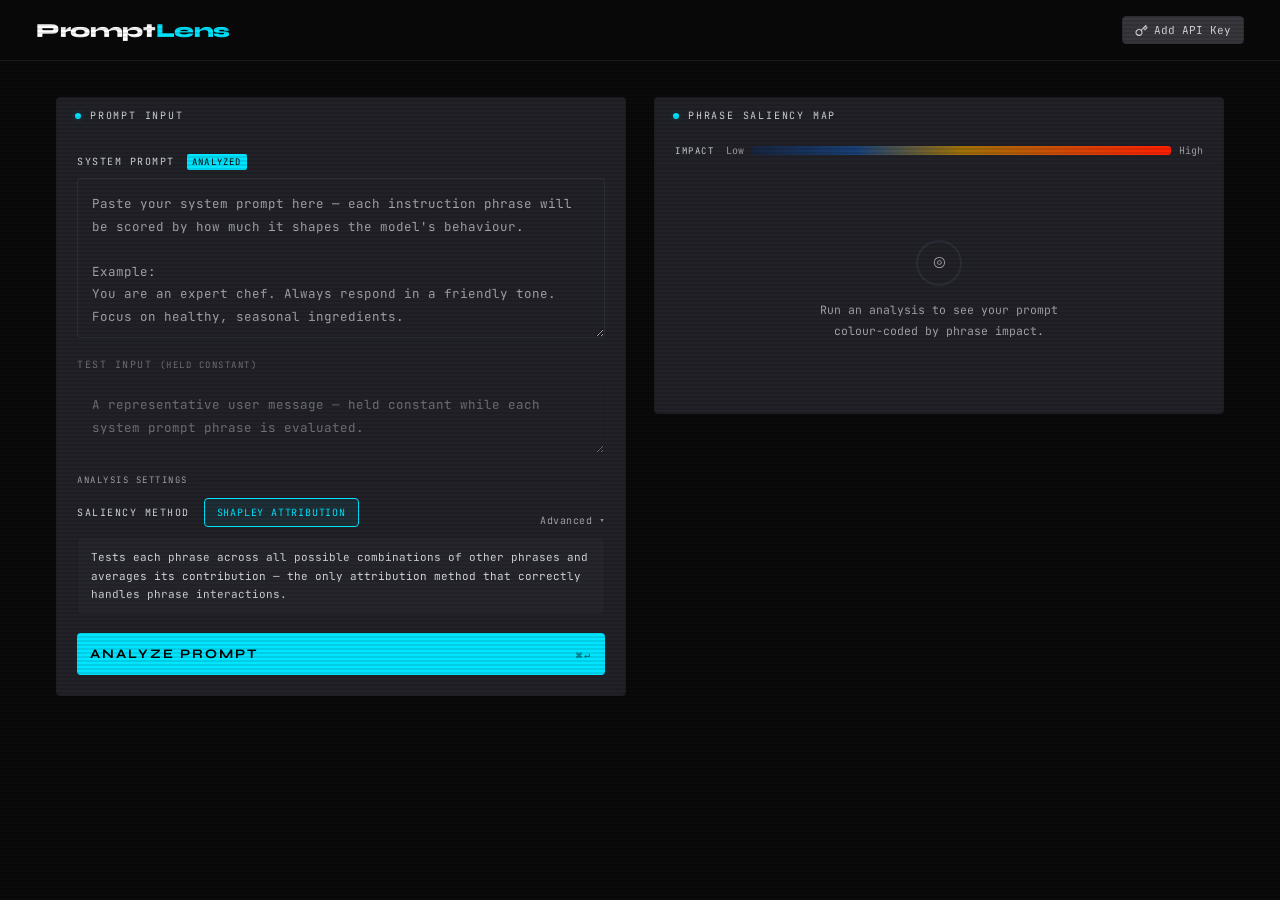
<file: index.html>
<!DOCTYPE html>
<html lang="en">
<head>
  <meta charset="UTF-8" />
  <meta name="viewport" content="width=device-width, initial-scale=1.0" />
  <title>PromptLens — Prompt Saliency Debugger</title>
  <link rel="stylesheet" href="style.css?v=2" />
</head>
<body>

  <header>
    <div class="logo">Prompt<span>Lens</span></div>
    <div class="header-right">
      <button class="key-btn" id="keyBtn" onclick="openKeyModal()">
        <svg width="13" height="13" viewBox="0 0 24 24" fill="none" stroke="currentColor" stroke-width="2"><path d="M21 2l-2 2m-7.61 7.61a5.5 5.5 0 1 1-7.778 7.778 5.5 5.5 0 0 1 7.777-7.777zm0 0L15.5 7.5m0 0l3 3L22 7l-3-3m-3.5 3.5L19 4"/></svg>
        <span id="keyBtnLabel">Add API Key</span>
      </button>
    </div>
  </header>

  <!-- API Key Modal -->
  <div class="modal-backdrop" id="modalBackdrop" onclick="closeKeyModal()"></div>
  <div class="modal" id="keyModal">
    <div class="modal-header">
      <span>API Provider & Key</span>
      <button class="modal-close" onclick="closeKeyModal()">✕</button>
    </div>
    <div class="modal-body">

      <!-- Provider tabs -->
      <div class="provider-tabs">
        <button class="provider-tab active" data-provider="groq" onclick="selectProviderTab(this)">
          <span class="provider-tab-label">Groq</span>
          <span class="provider-tab-sub">Llama 3.3 70B</span>
        </button>
        <button class="provider-tab" data-provider="together" onclick="selectProviderTab(this)">
          <span class="provider-tab-label">Together AI</span>
          <span class="provider-tab-sub">Llama 3.3 70B Turbo</span>
        </button>
      </div>

      <!-- Instructions (populated by JS) -->
      <div class="modal-steps">
        <span>1.</span> Go to <a id="providerSignupUrl" href="#" target="_blank" rel="noopener"><span id="providerSignupLabel"></span></a><br/>
        <span>2.</span> Sign up free — <span id="providerFreeNote"></span><br/>
        <span>3.</span> Create an API key and paste it below<br/>
        <span>4.</span> Model used: <code id="providerModel"></code>
      </div>

      <input
        type="password"
        id="keyInput"
        autocomplete="off"
        spellcheck="false"
      />
      <div id="keyError" class="key-error"></div>
      <div class="modal-actions">
        <button class="btn-secondary" onclick="clearKey()">Clear</button>
        <button class="btn-primary" onclick="saveKey()">Save Key</button>
      </div>

    </div>
  </div>

  <main>
    <!-- Left: Input -->
    <section class="panel input-panel">
      <div class="panel-header">
        <div class="dot dot-accent"></div>
        Prompt Input
      </div>
      <div class="panel-body">

        <!-- System prompt — always analyzed -->
        <label class="field-label" for="systemprompt">System Prompt <span class="target-badge">Analyzed</span></label>
        <textarea
          id="systemprompt"
          class="textarea--primary"
          placeholder="Paste your system prompt here — each instruction phrase will be scored by how much it shapes the model's behaviour.

Example:
You are an expert chef. Always respond in a friendly tone. Focus on healthy, seasonal ingredients."
        ></textarea>

        <!-- User message — test input, held constant -->
        <label class="field-label field-label--secondary" for="prompt" style="margin-top:16px;">Test Input <span class="optional">(held constant)</span></label>
        <textarea id="prompt" class="textarea--secondary" placeholder="A representative user message — held constant while each system prompt phrase is evaluated."></textarea>

        <div class="settings-divider">Analysis Settings</div>

        <div class="method-row">
          <label class="field-label" style="margin:0; white-space:nowrap;">Saliency Method</label>
          <div class="method-group" style="justify-content:space-between; align-items:center;">
            <span class="method-badge">Shapley Attribution</span>
            <button class="advanced-toggle" onclick="toggleAdvanced()">Advanced ▾</button>
          </div>
        </div>

        <div id="methodDesc" class="method-desc">
          Tests each phrase across all possible combinations of other phrases and averages its contribution — the only attribution method that correctly handles phrase interactions.
        </div>

        <div class="advanced-row" id="advancedRow" style="display:none;">
          <label class="field-label" style="margin:0; white-space:nowrap; display:flex; align-items:center;">Samples</label>
          <div class="method-group">
            <button class="method-btn" data-m="10" onclick="selectShapleyM(this)">Fast (10)</button>
            <button class="method-btn active" data-m="20" onclick="selectShapleyM(this)">Balanced (20)</button>
            <button class="method-btn" data-m="50" onclick="selectShapleyM(this)">Precise (50)</button>
          </div>
        </div>

        <div class="method-row" id="similarityRow" style="display:none;">
          <label class="field-label" style="margin:0; white-space:nowrap;">Similarity</label>
          <div class="method-group">
            <button class="method-btn sim-btn" data-sim="trigram" onclick="selectSimilarity(this)" data-tooltip="Trigram overlap — fast, no extra API calls">Standard</button>
            <button class="method-btn sim-btn active" data-sim="semantic" onclick="selectSimilarity(this)" data-tooltip="Embedding cosine — meaning-level divergence (requires Together AI key)">Semantic</button>
          </div>
        </div>

        <div id="errorBanner" class="error-banner"></div>

        <button class="run-btn" id="runBtn" onclick="runAnalysis()">
          <span class="spinner" id="spinner"></span>
          <span id="btnLabel">Analyze Prompt</span>
          <span class="kbd-hint">⌘↵</span>
        </button>
      </div>
    </section>

    <!-- Right: Output -->
    <section class="output-col">

      <div class="panel saliency-panel">
        <div class="panel-header">
          <div class="dot dot-accent"></div>
          Phrase Saliency Map
          <span class="panel-hint" id="phraseCount"></span>
        </div>
        <div class="legend-row">
          <span class="legend-label">Impact</span>
          <span class="legend-low">Low</span>
          <div class="legend-bar"></div>
          <span class="legend-high">High</span>
        </div>
        <div class="progress-wrap" id="progressWrap">
          <div class="progress-bar" id="progressBar"></div>
        </div>
        <div class="phase-log" id="phaseLog"></div>
        <div id="saliencyText" class="saliency-text">
          <div class="empty-state">
            <div class="empty-icon">◎</div>
            <p>Run an analysis to see your prompt colour-coded by phrase impact.</p>
          </div>
        </div>
      </div>

      <div class="stats-row" id="statsRow" style="display:none;">
        <div class="stat-card">
          <div class="stat-label">Phrases Analyzed</div>
          <div class="stat-value" id="statPhrases">—</div>
        </div>
        <div class="stat-card">
          <div class="stat-label">Most Impactful</div>
          <div class="stat-value stat-value--sm" id="statTop">—</div>
        </div>
        <div class="stat-card">
          <div class="stat-label">Est. Redundancy</div>
          <div class="stat-value" id="statRedundancy">—</div>
        </div>
      </div>

      <div class="panel model-output-panel" id="modelOutputCard" style="display:none;">
        <div class="panel-header">
          <div class="dot dot-green"></div>
          Baseline Model Output
        </div>
        <div id="modelResponse" class="model-response"></div>
      </div>

    </section>
  </main>

  <script src="app.js?v=12"></script>
</body>
</html>
</file>
<file: style.css>
@import url('https://fonts.googleapis.com/css2?family=JetBrains+Mono:wght@300;400;500;700&family=Syne:wght@400;700;800&display=swap');

/* ─── Tokens ──────────────────────────────────────────── */
:root {
  --bg:             #0a0a0b;
  --surface:        #212128;
  --surface-raised: #37373c;
  --border:         #1e1e24;
  --border-bright:  #2e2e3a;
  --text:           #ffffff;
  --text-dim:       #d6d6de;
  --text-dimmer:    #a4a4aa;
  --accent:         #00e5ff;
  --accent-dim:     rgba(0,229,255,0.07);
  --accent-glow:    rgba(0,229,255,0.25);
  --green:          #39ff7a;
  --warn:           #ff6b35;
  --warn-dim:       rgba(255,107,53,0.12);
  --radius:         4px;
  --mono:           'JetBrains Mono', 'Fira Code', monospace;
  --display:        'Syne', sans-serif;
}

/* ─── Reset ───────────────────────────────────────────── */
*, *::before, *::after { box-sizing: border-box; margin: 0; padding: 0; }
html { font-size: 14px; }

body {
  background: var(--bg);
  color: var(--text);
  font-family: var(--mono);
  min-height: 100vh;
  display: flex;
  flex-direction: column;
  overflow-x: hidden;
}

/* CRT scan-line overlay */
body::before {
  content: '';
  position: fixed;
  inset: 0;
  background: repeating-linear-gradient(
    0deg, transparent, transparent 2px,
    rgba(0,0,0,0.10) 2px, rgba(0,0,0,0.10) 4px
  );
  pointer-events: none;
  z-index: 9999;
}

/* ─── Header ──────────────────────────────────────────── */
header {
  display: flex;
  align-items: center;
  justify-content: space-between;
  padding: 16px 36px;
  border-bottom: 1px solid var(--border);
  background: rgba(10,10,11,0.96);
  backdrop-filter: blur(12px);
  position: sticky;
  top: 0;
  z-index: 100;
}

.logo {
  font-family: var(--display);
  font-weight: 800;
  font-size: 20px;
  letter-spacing: -0.4px;
  color: var(--text);
}
.logo span { color: var(--accent); }

.header-right { display: flex; align-items: center; gap: 12px; }

.badge {
  font-size: 10px;
  font-weight: 500;
  letter-spacing: 2px;
  color: var(--text-dim);
  border: 1px solid var(--border-bright);
  padding: 3px 9px;
  border-radius: 2px;
  text-transform: uppercase;
}

.key-btn {
  display: flex;
  align-items: center;
  gap: 6px;
  background: var(--surface-raised);
  border: 1px solid var(--border-bright);
  border-radius: var(--radius);
  color: var(--text-dim);
  font-family: var(--mono);
  font-size: 11px;
  padding: 6px 12px;
  cursor: pointer;
  transition: all 0.15s;
}
.key-btn:hover { border-color: var(--accent); color: var(--accent); }
.key-btn.has-key { border-color: rgba(57,255,122,0.4); color: var(--green); }
.key-btn svg { flex-shrink: 0; }

/* ─── Layout ──────────────────────────────────────────── */
main {
  flex: 1;
  display: grid;
  grid-template-columns: 1fr 1fr;
  gap: 28px;
  max-width: 1240px;
  width: 100%;
  margin: 0 auto;
  padding: 36px 36px 80px;
  align-items: start;
}

/* ─── Panel ───────────────────────────────────────────── */
.panel {
  background: var(--surface);
  border: 1px solid var(--border);
  border-radius: var(--radius);
  overflow: hidden;
}

.panel-header {
  display: flex;
  align-items: center;
  gap: 9px;
  padding: 11px 18px;
  border-bottom: 1px solid var(--border);
  font-size: 10px;
  letter-spacing: 1.8px;
  text-transform: uppercase;
  color: var(--text-dim);
}

.panel-hint {
  margin-left: auto;
  font-size: 10px;
  color: var(--text-dimmer);
  letter-spacing: 0.5px;
}

.dot {
  width: 6px;
  height: 6px;
  border-radius: 50%;
  flex-shrink: 0;
}
.dot-accent { background: var(--accent); box-shadow: 0 0 6px var(--accent-glow); }
.dot-green  { background: var(--green);  box-shadow: 0 0 6px rgba(57,255,122,0.35); }

.panel-body { padding: 20px; }

/* ─── Form elements ───────────────────────────────────── */

.target-badge {
  display: inline-block;
  font-size: 9px;
  letter-spacing: 1.2px;
  text-transform: uppercase;
  color: #000;
  background: var(--accent);
  border-radius: 2px;
  padding: 2px 5px;
  margin-left: 5px;
  vertical-align: middle;
}

/* ─── Field label ─────────────────────────────────────────────────────── */
.field-label {
  display: block;
  font-size: 10px;
  letter-spacing: 1.5px;
  text-transform: uppercase;
  color: var(--text-dim);
  margin-bottom: 8px;
}
.optional { color: var(--text-dimmer); font-size: 9px; }

textarea {
  width: 100%;
  background: transparent;
  border: 1px solid var(--border-bright);
  border-radius: var(--radius);
  color: var(--text);
  font-family: var(--mono);
  font-size: 12.5px;
  line-height: 1.8;
  padding: 14px;
  resize: vertical;
  outline: none;
  transition: border-color 0.18s, min-height 0.22s ease, opacity 0.18s;
  min-height: 140px;
}
textarea:focus { border-color: var(--accent); }
textarea::placeholder { color: var(--text-dimmer); }

.textarea--primary  { min-height: 160px; }
.textarea--secondary {
  min-height: 72px;
  border-color: var(--border);
  opacity: 0.6;
}
.textarea--secondary:focus { border-color: var(--accent); opacity: 1; }

.field-label--secondary { color: var(--text-dimmer); opacity: 0.6; }

/* ─── Settings divider ────────────────────────────────── */
.settings-divider {
  display: flex;
  align-items: center;
  gap: 10px;
  margin-top: 16px;
  font-family: var(--mono);
  font-size: 9px;
  letter-spacing: 1.5px;
  text-transform: uppercase;
  color: var(--text-dimmer);
}
.settings-divider::after {
  content: '';
  flex: 1;
  height: 1px;
  background: var(--border);
}

/* ─── Method selector ─────────────────────────────────── */
.method-row {
  display: flex;
  align-items: center;
  gap: 14px;
  margin-top: 12px;
  flex-wrap: wrap;
}

.method-group { display: flex; gap: 6px; flex: 1; }

.method-btn {
  flex: 1;
  padding: 7px 4px;
  background: transparent;
  border: 1px solid var(--border-bright);
  border-radius: var(--radius);
  color: var(--text-dim);
  font-family: var(--mono);
  font-size: 10px;
  letter-spacing: 0.8px;
  text-transform: uppercase;
  cursor: pointer;
  transition: all 0.14s;
  white-space: nowrap;
}
.method-btn:hover { border-color: var(--accent); color: var(--accent); }
.method-btn.active {
  border-color: var(--accent);
  background: var(--accent-dim);
  color: var(--accent);
}

.method-desc {
  margin-top: 10px;
  font-size: 11px;
  line-height: 1.7;
  color: var(--text-dim);
  background: rgba(255,255,255,0.02);
  border: 1px solid var(--border);
  border-radius: var(--radius);
  padding: 10px 13px;
}
.method-desc code {
  background: rgba(0,229,255,0.1);
  color: var(--accent);
  border-radius: 2px;
  padding: 1px 4px;
  font-size: 10.5px;
}

/* Shapley badge — non-interactive label in the method row */
.method-badge {
  display: inline-flex;
  align-items: center;
  padding: 7px 12px;
  border: 1px solid var(--accent);
  border-radius: var(--radius);
  background: var(--accent-dim);
  color: var(--accent);
  font-family: var(--mono);
  font-size: 10px;
  letter-spacing: 0.8px;
  text-transform: uppercase;
  white-space: nowrap;
}

/* Advanced toggle — text link anchored inside the description card */
.advanced-toggle {
  background: none;
  border: none;
  color: var(--text-dimmer);
  font-family: var(--mono);
  font-size: 10px;
  letter-spacing: 0.5px;
  padding: 0;
  cursor: pointer;
  align-self: flex-end;
  transition: color 0.14s;
}
.advanced-toggle:hover { color: var(--accent); }

/* Advanced presets row */
.advanced-row {
  display: flex;
  align-items: center;
  gap: 14px;
  margin-top: 10px;
  flex-wrap: wrap;
}

/* ─── Tooltips ────────────────────────────────────────── */
[data-tooltip] { position: relative; }
[data-tooltip]::after {
  content: attr(data-tooltip);
  position: absolute;
  bottom: calc(100% + 7px);
  left: 50%;
  transform: translateX(-50%);
  background: var(--surface);
  border: 1px solid var(--border-bright);
  border-radius: var(--radius);
  padding: 6px 10px;
  font-family: var(--mono);
  font-size: 10px;
  line-height: 1.5;
  color: var(--text);
  white-space: normal;
  width: max-content;
  max-width: 200px;
  pointer-events: none;
  opacity: 0;
  transition: opacity 0.15s;
  z-index: 100;
}
[data-tooltip]:hover::after { opacity: 1; }

/* ─── Error banner ────────────────────────────────────── */
.error-banner {
  display: none;
  margin-top: 14px;
  padding: 11px 14px;
  background: var(--warn-dim);
  border: 1px solid rgba(255,107,53,0.3);
  border-radius: var(--radius);
  font-size: 11.5px;
  line-height: 1.6;
  color: var(--warn);
}
.error-banner.show { display: block; }

/* ─── Run button ──────────────────────────────────────── */
.run-btn {
  display: flex;
  align-items: center;
  justify-content: center;
  gap: 8px;
  width: 100%;
  margin-top: 18px;
  padding: 13px;
  background: var(--accent);
  color: #000;
  border: none;
  border-radius: var(--radius);
  font-family: var(--display);
  font-weight: 700;
  font-size: 13px;
  letter-spacing: 2px;
  text-transform: uppercase;
  cursor: pointer;
  transition: all 0.15s;
}
.run-btn:hover:not(:disabled) {
  background: #33eeff;
  box-shadow: 0 0 22px var(--accent-glow);
}
.run-btn:disabled {
  background: var(--border-bright);
  color: var(--text-dimmer);
  cursor: not-allowed;
}
.kbd-hint {
  font-family: var(--mono);
  font-size: 10px;
  opacity: 0.5;
  margin-left: auto;
}

.spinner {
  display: none;
  width: 13px;
  height: 13px;
  border: 2px solid rgba(0,0,0,0.25);
  border-top-color: #000;
  border-radius: 50%;
  animation: spin 0.65s linear infinite;
  flex-shrink: 0;
}
.run-btn.loading .spinner { display: block; }
.run-btn.loading .kbd-hint { display: none; }

@keyframes spin { to { transform: rotate(360deg); } }

/* ─── Output column ───────────────────────────────────── */
.output-col { display: flex; flex-direction: column; gap: 18px; }

/* ─── Progress ────────────────────────────────────────── */
.progress-wrap {
  display: none;
  height: 2px;
  background: var(--border);
  overflow: hidden;
}
.progress-wrap.active { display: block; }
.progress-bar {
  height: 100%;
  width: 0%;
  background: var(--accent);
  box-shadow: 0 0 8px var(--accent-glow);
  transition: width 0.35s ease;
}

.phase-log {
  display: none;
  padding: 8px 18px;
  font-size: 10px;
  letter-spacing: 0.4px;
  color: var(--text-dim);
  border-bottom: 1px solid var(--border);
  min-height: 30px;
}
.phase-log.active { display: block; }

/* ─── Saliency text ───────────────────────────────────── */
.saliency-text {
  padding: 20px;
  font-size: 13px;
  line-height: 2.2;
  font-family: var(--mono);
  word-break: break-word;
}

.phrase {
  border-radius: 3px;
  padding: 1px 3px;
  display: inline;
  cursor: default;
  position: relative;
  transition: filter 0.15s;
}
.phrase:hover { filter: brightness(1.35); }

/* Score tooltip */
.phrase::after {
  content: attr(data-tip);
  position: absolute;
  top: -30px;
  left: 50%;
  transform: translateX(-50%);
  background: #16161e;
  border: 1px solid var(--border-bright);
  color: var(--accent);
  font-size: 10px;
  padding: 3px 7px;
  border-radius: 2px;
  white-space: nowrap;
  pointer-events: none;
  opacity: 0;
  transition: opacity 0.12s;
  z-index: 20;
}
.phrase:hover::after { opacity: 1; }

/* ─── Empty state ─────────────────────────────────────── */
.empty-state {
  display: flex;
  flex-direction: column;
  align-items: center;
  justify-content: center;
  padding: 52px 24px;
  gap: 14px;
  text-align: center;
}
.empty-icon {
  width: 46px;
  height: 46px;
  border: 2px solid var(--border-bright);
  border-radius: 50%;
  display: flex;
  align-items: center;
  justify-content: center;
  font-size: 18px;
  color: var(--text-dimmer);
}
.empty-state p {
  font-size: 11.5px;
  color: var(--text-dimmer);
  line-height: 1.8;
  max-width: 260px;
}

/* ─── Legend ──────────────────────────────────────────── */
.legend-row {
  display: flex;
  align-items: center;
  gap: 8px;
  padding: 10px 20px;
  border-bottom: 1px solid var(--border);
}
.legend-label {
  font-size: 9px;
  letter-spacing: 1.5px;
  text-transform: uppercase;
  color: var(--text-dim);
  margin-right: 4px;
}
.legend-low, .legend-high {
  font-size: 10px;
  color: var(--text-dimmer);
}
.legend-bar {
  flex: 1;
  height: 9px;
  border-radius: 3px;
  background: linear-gradient(to right,
    rgba(15,40,80,0.55),
    rgba(20,80,160,0.65),
    rgba(200,140,0,0.75),
    rgba(240,80,0,0.85),
    rgba(255,30,0,1)
  );
}

/* ─── Stats ───────────────────────────────────────────── */
.stats-row {
  display: grid;
  grid-template-columns: repeat(3, 1fr);
  gap: 12px;
}
.stat-card {
  background: var(--surface);
  border-top: 1px solid var(--border);
  border-right: 1px solid var(--border);
  border-bottom: 1px solid var(--border);
  border-radius: var(--radius);
  padding: 14px 16px;
}
.stat-card:nth-child(1) { border-left: 3px solid var(--accent); }
.stat-card:nth-child(2) { border-left: 3px solid rgba(255,55,0,0.85); }
.stat-card:nth-child(3) { border-left: 3px solid rgba(20,80,160,0.85); }
.stat-label {
  font-size: 9px;
  letter-spacing: 1.5px;
  text-transform: uppercase;
  color: var(--text-dim);
  margin-bottom: 7px;
}
.stat-value {
  font-family: var(--display);
  font-weight: 700;
  font-size: 24px;
  color: var(--accent);
}
.stat-value--sm {
  font-size: 12px;
  line-height: 1.4;
  padding-top: 2px;
  word-break: break-word;
}

/* ─── Model output ────────────────────────────────────── */
.model-response {
  padding: 18px 20px;
  font-size: 12px;
  line-height: 1.85;
  color: #c0c0d4;
  white-space: pre-wrap;
  max-height: 260px;
  overflow-y: auto;
  scrollbar-width: thin;
  scrollbar-color: var(--border-bright) transparent;
}

/* ─── Modal ───────────────────────────────────────────── */
.modal-backdrop {
  display: none;
  position: fixed;
  inset: 0;
  background: rgba(0,0,0,0.65);
  backdrop-filter: blur(4px);
  z-index: 200;
}
.modal-backdrop.open { display: block; }

.modal {
  display: none;
  position: fixed;
  top: 50%;
  left: 50%;
  transform: translate(-50%, -50%);
  width: min(480px, 94vw);
  background: var(--surface-raised);
  border: 1px solid var(--border-bright);
  border-radius: 6px;
  z-index: 201;
  overflow: hidden;
}
.modal.open { display: block; }

.modal-header {
  display: flex;
  align-items: center;
  justify-content: space-between;
  padding: 14px 20px;
  border-bottom: 1px solid var(--border);
  font-size: 12px;
  letter-spacing: 1px;
  color: var(--text);
}
.modal-close {
  background: none;
  border: none;
  color: var(--text-dim);
  font-size: 14px;
  cursor: pointer;
  padding: 2px 6px;
  border-radius: 2px;
  transition: color 0.1s;
}
.modal-close:hover { color: var(--text); }

.modal-body { padding: 22px 20px; display: flex; flex-direction: column; gap: 16px; }

.modal-desc {
  font-size: 12px;
  line-height: 1.75;
  color: var(--text-dim);
}
.modal-desc strong { color: var(--text); }

.modal-steps {
  font-size: 11.5px;
  line-height: 2;
  color: var(--text-dim);
  background: rgba(255,255,255,0.02);
  border: 1px solid var(--border);
  border-radius: var(--radius);
  padding: 12px 14px;
}
.modal-steps span { color: var(--accent); }
.modal-steps a { color: var(--accent); text-decoration: none; }
.modal-steps a:hover { text-decoration: underline; }

#keyInput {
  width: 100%;
  background: transparent;
  border: 1px solid var(--border-bright);
  border-radius: var(--radius);
  color: var(--text);
  font-family: var(--mono);
  font-size: 12.5px;
  padding: 10px 13px;
  outline: none;
  transition: border-color 0.18s;
  letter-spacing: 1px;
}
#keyInput:focus { border-color: var(--accent); }
#keyInput::placeholder { letter-spacing: 0; }

.key-error {
  font-size: 11px;
  color: var(--warn);
  min-height: 16px;
}

/* ─── Provider tabs ───────────────────────────────────────────────────── */
.provider-tabs {
  display: grid;
  grid-template-columns: 1fr 1fr;
  gap: 8px;
  margin-bottom: 4px;
}

.provider-tab {
  display: flex;
  flex-direction: column;
  align-items: center;
  gap: 3px;
  padding: 10px 12px;
  background: transparent;
  border: 1px solid var(--border-bright);
  border-radius: var(--radius);
  cursor: pointer;
  transition: all 0.14s;
}
.provider-tab:hover { border-color: var(--accent); }
.provider-tab.active {
  border-color: var(--accent);
  background: var(--accent-dim);
}

.provider-tab-label {
  font-family: var(--display);
  font-weight: 700;
  font-size: 13px;
  color: var(--text-dim);
  transition: color 0.14s;
}
.provider-tab.active .provider-tab-label { color: var(--accent); }

.provider-tab-sub {
  font-family: var(--mono);
  font-size: 9px;
  letter-spacing: 0.5px;
  color: var(--text-dimmer);
}

/* ─── Modal actions ───────────────────────────────────────────────────── */
.modal-actions { display: flex; gap: 10px; justify-content: flex-end; }

.btn-primary {
  padding: 9px 20px;
  background: var(--accent);
  color: #000;
  border: none;
  border-radius: var(--radius);
  font-family: var(--display);
  font-weight: 700;
  font-size: 12px;
  letter-spacing: 1.5px;
  text-transform: uppercase;
  cursor: pointer;
  transition: all 0.14s;
}
.btn-primary:hover { background: #33eeff; box-shadow: 0 0 16px var(--accent-glow); }

.btn-secondary {
  padding: 9px 16px;
  background: transparent;
  color: var(--text-dim);
  border: 1px solid var(--border-bright);
  border-radius: var(--radius);
  font-family: var(--mono);
  font-size: 11px;
  cursor: pointer;
  transition: all 0.14s;
}
.btn-secondary:hover { border-color: var(--warn); color: var(--warn); }

/* ─── Animations ──────────────────────────────────────── */
@keyframes fadeUp {
  from { opacity: 0; transform: translateY(5px); }
  to   { opacity: 1; transform: none; }
}
.fade-in { animation: fadeUp 0.28s ease forwards; }

/* ─── Responsive ──────────────────────────────────────── */
@media (max-width: 860px) {
  main {
    grid-template-columns: 1fr;
    padding: 20px 18px 60px;
    gap: 20px;
  }
  header { padding: 14px 18px; }
  .stats-row { grid-template-columns: 1fr 1fr; }
  .stats-row .stat-card:last-child { grid-column: 1 / -1; }
}
</file>
<file: web/style.css>
@import url('https://fonts.googleapis.com/css2?family=JetBrains+Mono:wght@300;400;500;700&family=Syne:wght@400;700;800&display=swap');

/* ─── Tokens ──────────────────────────────────────────── */
:root {
  --bg:             #0a0a0b;
  --surface:        #212128;
  --surface-raised: #37373c;
  --border:         #1e1e24;
  --border-bright:  #2e2e3a;
  --text:           #ffffff;
  --text-dim:       #d6d6de;
  --text-dimmer:    #a4a4aa;
  --accent:         #00e5ff;
  --accent-dim:     rgba(0,229,255,0.07);
  --accent-glow:    rgba(0,229,255,0.25);
  --green:          #39ff7a;
  --warn:           #ff6b35;
  --warn-dim:       rgba(255,107,53,0.12);
  --radius:         4px;
  --mono:           'JetBrains Mono', 'Fira Code', monospace;
  --display:        'Syne', sans-serif;
  --purple:         #b060ff;
  --purple-dim:     rgba(176,96,255,0.07);
  --amber:          #f5a623;
  --amber-dim:      rgba(245,166,35,0.12);
}

/* ─── Reset ───────────────────────────────────────────── */
*, *::before, *::after { box-sizing: border-box; margin: 0; padding: 0; }
html { font-size: 14px; }

body {
  background: var(--bg);
  color: var(--text);
  font-family: var(--mono);
  min-height: 100vh;
  display: flex;
  flex-direction: column;
  overflow-x: hidden;
}

/* CRT scan-line overlay */
body::before {
  content: '';
  position: fixed;
  inset: 0;
  background: repeating-linear-gradient(
    0deg, transparent, transparent 2px,
    rgba(0,0,0,0.10) 2px, rgba(0,0,0,0.10) 4px
  );
  pointer-events: none;
  z-index: 9999;
}

/* ─── Header ──────────────────────────────────────────── */
header {
  display: flex;
  align-items: center;
  justify-content: space-between;
  padding: 16px 36px;
  border-bottom: 1px solid var(--border);
  background: rgba(10,10,11,0.96);
  backdrop-filter: blur(12px);
  position: sticky;
  top: 0;
  z-index: 100;
}

.logo {
  font-family: var(--display);
  font-weight: 800;
  font-size: 20px;
  letter-spacing: -0.4px;
  color: var(--text);
}
.logo span { color: var(--accent); }

.header-right { display: flex; align-items: center; gap: 12px; }

.badge {
  font-size: 10px;
  font-weight: 500;
  letter-spacing: 2px;
  color: var(--text-dim);
  border: 1px solid var(--border-bright);
  padding: 3px 9px;
  border-radius: 2px;
  text-transform: uppercase;
}

.key-btn {
  display: flex;
  align-items: center;
  gap: 6px;
  background: var(--surface-raised);
  border: 1px solid var(--border-bright);
  border-radius: var(--radius);
  color: var(--text-dim);
  font-family: var(--mono);
  font-size: 11px;
  padding: 6px 12px;
  cursor: pointer;
  transition: all 0.15s;
}
.key-btn:hover { border-color: var(--accent); color: var(--accent); }
.key-btn.has-key { border-color: rgba(57,255,122,0.4); color: var(--green); }
.key-btn svg { flex-shrink: 0; }

/* ─── Layout ──────────────────────────────────────────── */
main {
  flex: 1;
  display: grid;
  grid-template-columns: 1fr 1fr;
  gap: 28px;
  max-width: 1240px;
  width: 100%;
  margin: 0 auto;
  padding: 36px 36px 80px;
  align-items: start;
}

/* ─── Panel ───────────────────────────────────────────── */
.panel {
  background: var(--surface);
  border: 1px solid var(--border);
  border-radius: var(--radius);
  overflow: hidden;
}

.panel-header {
  display: flex;
  align-items: center;
  gap: 9px;
  padding: 11px 18px;
  border-bottom: 1px solid var(--border);
  font-size: 10px;
  letter-spacing: 1.8px;
  text-transform: uppercase;
  color: var(--text-dim);
}

.panel-hint {
  margin-left: auto;
  font-size: 10px;
  color: var(--text-dimmer);
  letter-spacing: 0.5px;
}

.dot {
  width: 6px;
  height: 6px;
  border-radius: 50%;
  flex-shrink: 0;
}
.dot-accent { background: var(--accent); box-shadow: 0 0 6px var(--accent-glow); }
.dot-green  { background: var(--green);  box-shadow: 0 0 6px rgba(57,255,122,0.35); }

.panel-body { padding: 20px; }

/* ─── Form elements ───────────────────────────────────── */

.target-badge {
  display: inline-block;
  font-size: 9px;
  letter-spacing: 1.2px;
  text-transform: uppercase;
  color: #000;
  background: var(--accent);
  border-radius: 2px;
  padding: 2px 5px;
  margin-left: 5px;
  vertical-align: middle;
}

/* ─── Field label ─────────────────────────────────────────────────────── */
.field-label {
  display: block;
  font-size: 10px;
  letter-spacing: 1.5px;
  text-transform: uppercase;
  color: var(--text-dim);
  margin-bottom: 8px;
}
.optional { color: var(--text-dimmer); font-size: 9px; }

textarea {
  width: 100%;
  background: transparent;
  border: 1px solid var(--border-bright);
  border-radius: var(--radius);
  color: var(--text);
  font-family: var(--mono);
  font-size: 12.5px;
  line-height: 1.8;
  padding: 14px;
  resize: vertical;
  outline: none;
  transition: border-color 0.18s, min-height 0.22s ease, opacity 0.18s;
  min-height: 140px;
}
textarea:focus { border-color: var(--accent); }
textarea::placeholder { color: var(--text-dimmer); }

.textarea--primary  { min-height: 160px; }
.textarea--secondary {
  min-height: 72px;
  border-color: var(--border);
  opacity: 0.6;
}
.textarea--secondary:focus { border-color: var(--accent); opacity: 1; }

.field-label--secondary { color: var(--text-dimmer); opacity: 0.6; }

/* ─── Settings divider ────────────────────────────────── */
.settings-divider {
  display: flex;
  align-items: center;
  gap: 10px;
  margin-top: 16px;
  font-family: var(--mono);
  font-size: 9px;
  letter-spacing: 1.5px;
  text-transform: uppercase;
  color: var(--text-dimmer);
}
.settings-divider::after {
  content: '';
  flex: 1;
  height: 1px;
  background: var(--border);
}

/* ─── Method selector ─────────────────────────────────── */
.method-row {
  display: flex;
  align-items: center;
  gap: 14px;
  margin-top: 12px;
  flex-wrap: wrap;
}

.method-group { display: flex; gap: 6px; flex: 1; }

.method-btn {
  flex: 1;
  padding: 7px 4px;
  background: transparent;
  border: 1px solid var(--border-bright);
  border-radius: var(--radius);
  color: var(--text-dim);
  font-family: var(--mono);
  font-size: 10px;
  letter-spacing: 0.8px;
  text-transform: uppercase;
  cursor: pointer;
  transition: all 0.14s;
  white-space: nowrap;
}
.method-btn:hover { border-color: var(--accent); color: var(--accent); }
.method-btn.active {
  border-color: var(--accent);
  background: var(--accent-dim);
  color: var(--accent);
}

.method-desc {
  margin-top: 10px;
  font-size: 11px;
  line-height: 1.7;
  color: var(--text-dim);
  background: rgba(255,255,255,0.02);
  border: 1px solid var(--border);
  border-radius: var(--radius);
  padding: 10px 13px;
}
.method-desc code {
  background: rgba(0,229,255,0.1);
  color: var(--accent);
  border-radius: 2px;
  padding: 1px 4px;
  font-size: 10.5px;
}

/* Shapley badge — non-interactive label in the method row */
.method-badge {
  display: inline-flex;
  align-items: center;
  padding: 7px 12px;
  border: 1px solid var(--accent);
  border-radius: var(--radius);
  background: var(--accent-dim);
  color: var(--accent);
  font-family: var(--mono);
  font-size: 10px;
  letter-spacing: 0.8px;
  text-transform: uppercase;
  white-space: nowrap;
}

/* Advanced toggle — text link anchored inside the description card */
.advanced-toggle {
  background: none;
  border: none;
  color: var(--text-dimmer);
  font-family: var(--mono);
  font-size: 10px;
  letter-spacing: 0.5px;
  padding: 0;
  cursor: pointer;
  align-self: flex-end;
  transition: color 0.14s;
}
.advanced-toggle:hover { color: var(--accent); }

/* Advanced presets row */
.advanced-row {
  display: flex;
  align-items: center;
  gap: 14px;
  margin-top: 10px;
  flex-wrap: wrap;
}

/* ─── Tooltips ────────────────────────────────────────── */
[data-tooltip] { position: relative; }
[data-tooltip]::after {
  content: attr(data-tooltip);
  position: absolute;
  bottom: calc(100% + 7px);
  left: 50%;
  transform: translateX(-50%);
  background: var(--surface);
  border: 1px solid var(--border-bright);
  border-radius: var(--radius);
  padding: 6px 10px;
  font-family: var(--mono);
  font-size: 10px;
  line-height: 1.5;
  color: var(--text);
  white-space: normal;
  width: max-content;
  max-width: 200px;
  pointer-events: none;
  opacity: 0;
  transition: opacity 0.15s;
  z-index: 100;
}
[data-tooltip]:hover::after { opacity: 1; }

/* ─── Error banner ────────────────────────────────────── */
.error-banner {
  display: none;
  margin-top: 14px;
  padding: 11px 14px;
  background: var(--warn-dim);
  border: 1px solid rgba(255,107,53,0.3);
  border-radius: var(--radius);
  font-size: 11.5px;
  line-height: 1.6;
  color: var(--warn);
}
.error-banner.show { display: block; }

/* ─── Run button ──────────────────────────────────────── */
.run-btn {
  display: flex;
  align-items: center;
  justify-content: center;
  gap: 8px;
  width: 100%;
  margin-top: 18px;
  padding: 13px;
  background: var(--accent);
  color: #000;
  border: none;
  border-radius: var(--radius);
  font-family: var(--display);
  font-weight: 700;
  font-size: 13px;
  letter-spacing: 2px;
  text-transform: uppercase;
  cursor: pointer;
  transition: all 0.15s;
}
.run-btn:hover:not(:disabled) {
  background: #33eeff;
  box-shadow: 0 0 22px var(--accent-glow);
}
.run-btn:disabled {
  background: var(--border-bright);
  color: var(--text-dimmer);
  cursor: not-allowed;
}
.kbd-hint {
  font-family: var(--mono);
  font-size: 10px;
  opacity: 0.5;
  margin-left: auto;
}

.spinner {
  display: none;
  width: 13px;
  height: 13px;
  border: 2px solid rgba(0,0,0,0.25);
  border-top-color: #000;
  border-radius: 50%;
  animation: spin 0.65s linear infinite;
  flex-shrink: 0;
}
.run-btn.loading .spinner { display: block; }
.run-btn.loading .kbd-hint { display: none; }

@keyframes spin { to { transform: rotate(360deg); } }

/* ─── Output column ───────────────────────────────────── */
.output-col { display: flex; flex-direction: column; gap: 18px; }

/* ─── Progress ────────────────────────────────────────── */
.progress-wrap {
  display: none;
  height: 2px;
  background: var(--border);
  overflow: hidden;
}
.progress-wrap.active { display: block; }
.progress-bar {
  height: 100%;
  width: 0%;
  background: var(--accent);
  box-shadow: 0 0 8px var(--accent-glow);
  transition: width 0.35s ease;
}

.phase-log {
  display: none;
  padding: 8px 18px;
  font-size: 10px;
  letter-spacing: 0.4px;
  color: var(--text-dim);
  border-bottom: 1px solid var(--border);
  min-height: 30px;
}
.phase-log.active { display: block; }

/* ─── Saliency text ───────────────────────────────────── */
.saliency-text {
  padding: 20px;
  font-size: 13px;
  line-height: 2.2;
  font-family: var(--mono);
  word-break: break-word;
}

.phrase {
  border-radius: 3px;
  padding: 1px 3px;
  display: inline;
  cursor: default;
  position: relative;
  transition: filter 0.15s;
}
.phrase:hover { filter: brightness(1.35); }

/* Score tooltip */
.phrase::after {
  content: attr(data-tip);
  position: absolute;
  top: -30px;
  left: 50%;
  transform: translateX(-50%);
  background: #16161e;
  border: 1px solid var(--border-bright);
  color: var(--accent);
  font-size: 10px;
  padding: 3px 7px;
  border-radius: 2px;
  white-space: nowrap;
  pointer-events: none;
  opacity: 0;
  transition: opacity 0.12s;
  z-index: 20;
}
.phrase:hover::after { opacity: 1; }

/* ─── Empty state ─────────────────────────────────────── */
.empty-state {
  display: flex;
  flex-direction: column;
  align-items: center;
  justify-content: center;
  padding: 52px 24px;
  gap: 14px;
  text-align: center;
}
.empty-icon {
  width: 46px;
  height: 46px;
  border: 2px solid var(--border-bright);
  border-radius: 50%;
  display: flex;
  align-items: center;
  justify-content: center;
  font-size: 18px;
  color: var(--text-dimmer);
}
.empty-state p {
  font-size: 11.5px;
  color: var(--text-dimmer);
  line-height: 1.8;
  max-width: 260px;
}

/* ─── Legend ──────────────────────────────────────────── */
.legend-row {
  display: flex;
  align-items: center;
  gap: 8px;
  padding: 10px 20px;
  border-bottom: 1px solid var(--border);
}
.legend-label {
  font-size: 9px;
  letter-spacing: 1.5px;
  text-transform: uppercase;
  color: var(--text-dim);
  margin-right: 4px;
}
.legend-low, .legend-high {
  font-size: 10px;
  color: var(--text-dimmer);
}
.legend-bar {
  flex: 1;
  height: 9px;
  border-radius: 3px;
  background: linear-gradient(to right,
    rgba(15,40,80,0.55),
    rgba(20,80,160,0.65),
    rgba(200,140,0,0.75),
    rgba(240,80,0,0.85),
    rgba(255,30,0,1)
  );
}

/* ─── Stats ───────────────────────────────────────────── */
.stats-row {
  display: grid;
  grid-template-columns: repeat(3, 1fr);
  gap: 12px;
}
.stat-card {
  background: var(--surface);
  border-top: 1px solid var(--border);
  border-right: 1px solid var(--border);
  border-bottom: 1px solid var(--border);
  border-radius: var(--radius);
  padding: 14px 16px;
}
.stat-card:nth-child(1) { border-left: 3px solid var(--accent); }
.stat-card:nth-child(2) { border-left: 3px solid rgba(255,55,0,0.85); }
.stat-card:nth-child(3) { border-left: 3px solid rgba(20,80,160,0.85); }
.stat-label {
  font-size: 9px;
  letter-spacing: 1.5px;
  text-transform: uppercase;
  color: var(--text-dim);
  margin-bottom: 7px;
}
.stat-value {
  font-family: var(--display);
  font-weight: 700;
  font-size: 24px;
  color: var(--accent);
}
.stat-value--sm {
  font-size: 12px;
  line-height: 1.4;
  padding-top: 2px;
  word-break: break-word;
}

/* ─── Model output ────────────────────────────────────── */
.model-response {
  padding: 18px 20px;
  font-size: 12px;
  line-height: 1.85;
  color: #c0c0d4;
  white-space: pre-wrap;
  max-height: 260px;
  overflow-y: auto;
  scrollbar-width: thin;
  scrollbar-color: var(--border-bright) transparent;
}

/* ─── Modal ───────────────────────────────────────────── */
.modal-backdrop {
  display: none;
  position: fixed;
  inset: 0;
  background: rgba(0,0,0,0.65);
  backdrop-filter: blur(4px);
  z-index: 200;
}
.modal-backdrop.open { display: block; }

.modal {
  display: none;
  position: fixed;
  top: 50%;
  left: 50%;
  transform: translate(-50%, -50%);
  width: min(480px, 94vw);
  background: var(--surface-raised);
  border: 1px solid var(--border-bright);
  border-radius: 6px;
  z-index: 201;
  overflow: hidden;
}
.modal.open { display: block; }

.modal-header {
  display: flex;
  align-items: center;
  justify-content: space-between;
  padding: 14px 20px;
  border-bottom: 1px solid var(--border);
  font-size: 12px;
  letter-spacing: 1px;
  color: var(--text);
}
.modal-close {
  background: none;
  border: none;
  color: var(--text-dim);
  font-size: 14px;
  cursor: pointer;
  padding: 2px 6px;
  border-radius: 2px;
  transition: color 0.1s;
}
.modal-close:hover { color: var(--text); }

.modal-body { padding: 22px 20px; display: flex; flex-direction: column; gap: 16px; }

.modal-desc {
  font-size: 12px;
  line-height: 1.75;
  color: var(--text-dim);
}
.modal-desc strong { color: var(--text); }

.modal-steps {
  font-size: 11.5px;
  line-height: 2;
  color: var(--text-dim);
  background: rgba(255,255,255,0.02);
  border: 1px solid var(--border);
  border-radius: var(--radius);
  padding: 12px 14px;
}
.modal-steps span { color: var(--accent); }
.modal-steps a { color: var(--accent); text-decoration: none; }
.modal-steps a:hover { text-decoration: underline; }

#keyInput {
  width: 100%;
  background: transparent;
  border: 1px solid var(--border-bright);
  border-radius: var(--radius);
  color: var(--text);
  font-family: var(--mono);
  font-size: 12.5px;
  padding: 10px 13px;
  outline: none;
  transition: border-color 0.18s;
  letter-spacing: 1px;
}
#keyInput:focus { border-color: var(--accent); }
#keyInput::placeholder { letter-spacing: 0; }

.key-error {
  font-size: 11px;
  color: var(--warn);
  min-height: 16px;
}

/* ─── Provider tabs ───────────────────────────────────────────────────── */
.provider-tabs {
  display: grid;
  grid-template-columns: 1fr 1fr;
  gap: 8px;
  margin-bottom: 4px;
}

.provider-tab {
  display: flex;
  flex-direction: column;
  align-items: center;
  gap: 3px;
  padding: 10px 12px;
  background: transparent;
  border: 1px solid var(--border-bright);
  border-radius: var(--radius);
  cursor: pointer;
  transition: all 0.14s;
}
.provider-tab:hover { border-color: var(--accent); }
.provider-tab.active {
  border-color: var(--accent);
  background: var(--accent-dim);
}

.provider-tab-label {
  font-family: var(--display);
  font-weight: 700;
  font-size: 13px;
  color: var(--text-dim);
  transition: color 0.14s;
}
.provider-tab.active .provider-tab-label { color: var(--accent); }

.provider-tab-sub {
  font-family: var(--mono);
  font-size: 9px;
  letter-spacing: 0.5px;
  color: var(--text-dimmer);
}

/* ─── Modal actions ───────────────────────────────────────────────────── */
.modal-actions { display: flex; gap: 10px; justify-content: flex-end; }

.btn-primary {
  padding: 9px 20px;
  background: var(--accent);
  color: #000;
  border: none;
  border-radius: var(--radius);
  font-family: var(--display);
  font-weight: 700;
  font-size: 12px;
  letter-spacing: 1.5px;
  text-transform: uppercase;
  cursor: pointer;
  transition: all 0.14s;
}
.btn-primary:hover { background: #33eeff; box-shadow: 0 0 16px var(--accent-glow); }

.btn-secondary {
  padding: 9px 16px;
  background: transparent;
  color: var(--text-dim);
  border: 1px solid var(--border-bright);
  border-radius: var(--radius);
  font-family: var(--mono);
  font-size: 11px;
  cursor: pointer;
  transition: all 0.14s;
}
.btn-secondary:hover { border-color: var(--warn); color: var(--warn); }

/* ─── Animations ──────────────────────────────────────── */
@keyframes fadeUp {
  from { opacity: 0; transform: translateY(5px); }
  to   { opacity: 1; transform: none; }
}
.fade-in { animation: fadeUp 0.28s ease forwards; }

/* ─── Share button ───────────────────────────────────────── */
.share-btn {
  padding: 6px 12px;
  background: transparent;
  border: 1px solid var(--border-bright);
  border-radius: var(--radius);
  color: var(--text-dimmer);
  font-family: var(--mono);
  font-size: 11px;
  cursor: pointer;
  transition: all 0.15s;
}
.share-btn:hover { border-color: var(--accent); color: var(--accent); }

/* ─── Panel actions (view toggle + export) ───────────────── */
.panel-actions {
  display: flex;
  align-items: center;
  gap: 5px;
}

.view-btn {
  padding: 3px 8px;
  background: transparent;
  border: 1px solid var(--border-bright);
  border-radius: var(--radius);
  color: var(--text-dimmer);
  font-family: var(--mono);
  font-size: 9px;
  letter-spacing: 0.8px;
  text-transform: uppercase;
  cursor: pointer;
  transition: all 0.14s;
}
.view-btn:hover { border-color: var(--accent); color: var(--accent); }
.view-btn.active { border-color: var(--accent); background: var(--accent-dim); color: var(--accent); }

.icon-action-btn {
  padding: 3px 8px;
  background: transparent;
  border: 1px solid var(--border-bright);
  border-radius: var(--radius);
  color: var(--text-dimmer);
  font-family: var(--mono);
  font-size: 9px;
  letter-spacing: 0.8px;
  cursor: pointer;
  transition: all 0.14s;
}
.icon-action-btn:hover { border-color: var(--accent); color: var(--accent); }

/* ─── Threshold filter ────────────────────────────────────── */
.threshold-row {
  display: flex;
  align-items: center;
  gap: 10px;
  padding: 8px 20px;
  border-bottom: 1px solid var(--border);
}
.threshold-label-text {
  font-size: 9px;
  letter-spacing: 1.5px;
  text-transform: uppercase;
  color: var(--text-dimmer);
  white-space: nowrap;
}
#thresholdSlider {
  flex: 1;
  -webkit-appearance: none;
  appearance: none;
  height: 2px;
  background: var(--border-bright);
  border-radius: 2px;
  outline: none;
  cursor: pointer;
}
#thresholdSlider::-webkit-slider-thumb {
  -webkit-appearance: none;
  width: 12px;
  height: 12px;
  background: var(--accent);
  border-radius: 50%;
  cursor: pointer;
}
#thresholdSlider::-moz-range-thumb {
  width: 12px;
  height: 12px;
  background: var(--accent);
  border-radius: 50%;
  border: none;
  cursor: pointer;
}
.threshold-value {
  font-family: var(--mono);
  font-size: 10px;
  color: var(--accent);
  min-width: 30px;
  text-align: right;
}

/* ─── Score table ─────────────────────────────────────────── */
.score-table {
  width: 100%;
  border-collapse: collapse;
  font-size: 11px;
}
.score-table th {
  text-align: left;
  padding: 8px 12px;
  font-size: 9px;
  letter-spacing: 1.2px;
  text-transform: uppercase;
  color: var(--text-dimmer);
  border-bottom: 1px solid var(--border);
  cursor: pointer;
  user-select: none;
}
.score-table th:hover { color: var(--accent); }
.score-table td {
  padding: 8px 12px;
  border-bottom: 1px solid var(--border);
  vertical-align: middle;
  line-height: 1.5;
}
.score-table tr:last-child td { border-bottom: none; }
.score-table tr:hover td { background: rgba(255,255,255,0.02); }
.score-table .row-dimmed td { opacity: 0.28; }
.score-table .row-dimmed .td-phrase { text-decoration: line-through; }
.td-score { min-width: 90px; }
.score-bar-wrap { display: flex; align-items: center; gap: 8px; }
.score-bar { height: 5px; border-radius: 2px; flex-shrink: 0; min-width: 2px; }
.score-bar-wrap span { font-family: var(--display); font-weight: 700; font-size: 12px; color: var(--accent); white-space: nowrap; }
.td-phrase { color: var(--text-dim); word-break: break-word; }
.td-region { font-size: 9px; letter-spacing: 0.8px; text-transform: uppercase; color: var(--text-dimmer); white-space: nowrap; }

/* ─── Phrase dimmed state ─────────────────────────────────── */
.phrase.dimmed {
  opacity: 0.25;
  text-decoration: line-through;
  text-decoration-color: var(--text-dimmer);
  background: transparent !important;
  box-shadow: none !important;
}

/* ─── Run row + history ───────────────────────────────────── */
.run-row {
  margin-top: 18px;
  display: flex;
  flex-direction: column;
  gap: 8px;
  position: relative;
}
.run-row .run-btn { margin-top: 0; }

.history-wrap { position: relative; }

.history-btn {
  width: 100%;
  padding: 7px 14px;
  background: transparent;
  border: 1px solid var(--border-bright);
  border-radius: var(--radius);
  color: var(--text-dimmer);
  font-family: var(--mono);
  font-size: 10px;
  letter-spacing: 0.8px;
  cursor: pointer;
  transition: all 0.14s;
  text-align: left;
}
.history-btn:hover { border-color: var(--accent); color: var(--accent); }

.history-dropdown {
  display: none;
  position: absolute;
  bottom: calc(100% + 6px);
  left: 0;
  right: 0;
  background: var(--surface-raised);
  border: 1px solid var(--border-bright);
  border-radius: var(--radius);
  z-index: 50;
  max-height: 220px;
  overflow-y: auto;
  scrollbar-width: thin;
  scrollbar-color: var(--border-bright) transparent;
}
.history-dropdown.open { display: block; }

.history-entry {
  padding: 10px 14px;
  border-bottom: 1px solid var(--border);
  cursor: pointer;
  transition: background 0.12s;
}
.history-entry:last-child { border-bottom: none; }
.history-entry:hover { background: rgba(0,229,255,0.05); }
.history-meta {
  font-size: 9px;
  letter-spacing: 0.4px;
  color: var(--text-dimmer);
  margin-bottom: 3px;
}
.history-preview {
  font-size: 11px;
  color: var(--text-dim);
  white-space: nowrap;
  overflow: hidden;
  text-overflow: ellipsis;
}

/* ─── Compress trigger button ────────────────────────────── */
.compress-trigger-btn { border-color: rgba(176,96,255,0.4); color: var(--purple); }
.compress-trigger-btn:hover { border-color: var(--purple) !important; color: var(--purple) !important; }
.compress-trigger-btn:disabled { opacity: 0.4; cursor: not-allowed; }

/* ─── Compression result panel ───────────────────────────── */
.dot-compress { background: var(--purple); box-shadow: 0 0 6px rgba(176,96,255,0.35); }

.compress-actions-row {
  display: flex;
  align-items: center;
  gap: 8px;
  padding: 10px 18px;
  border-bottom: 1px solid var(--border);
  flex-wrap: wrap;
}
.compress-validation-note {
  font-size: 9px;
  color: var(--text-dimmer);
  letter-spacing: 0.4px;
}

.validate-btn {
  padding: 6px 14px;
  background: var(--purple);
  color: #fff;
  border: none;
  border-radius: var(--radius);
  font-family: var(--display);
  font-weight: 700;
  font-size: 11px;
  letter-spacing: 1.5px;
  text-transform: uppercase;
  cursor: pointer;
  transition: all 0.14s;
}
.validate-btn:hover:not(:disabled) { background: #c880ff; box-shadow: 0 0 12px rgba(176,96,255,0.4); }
.validate-btn:disabled { background: var(--border-bright); color: var(--text-dimmer); cursor: not-allowed; }

/* Verdict badges */
.verdict-badge {
  display: inline-flex;
  align-items: center;
  padding: 3px 10px;
  border-radius: 3px;
  font-family: var(--mono);
  font-size: 10px;
  font-weight: 700;
  letter-spacing: 1.5px;
  text-transform: uppercase;
  cursor: help;
}
.verdict-badge--pass     { background: rgba(57,255,122,0.15); border: 1px solid var(--green); color: var(--green); }
.verdict-badge--marginal { background: var(--amber-dim); border: 1px solid var(--amber); color: var(--amber); }
.verdict-badge--review   { background: var(--warn-dim); border: 1px solid rgba(255,107,53,0.6); color: var(--warn); }
.verdict-badge--fail     { background: rgba(255,25,0,0.12); border: 1px solid rgba(255,25,0,0.5); color: #ff4444; }

/* Threshold row inside compress panel */
.compress-threshold-row {
  display: flex;
  align-items: center;
  gap: 10px;
  padding: 8px 20px;
  border-bottom: 1px solid var(--border);
}
#compressThresholdSlider {
  flex: 1;
  -webkit-appearance: none;
  appearance: none;
  height: 2px;
  background: var(--border-bright);
  border-radius: 2px;
  outline: none;
  cursor: pointer;
}
#compressThresholdSlider::-webkit-slider-thumb {
  -webkit-appearance: none;
  width: 12px;
  height: 12px;
  background: var(--purple);
  border-radius: 50%;
  cursor: pointer;
}
#compressThresholdSlider::-moz-range-thumb {
  width: 12px;
  height: 12px;
  background: var(--purple);
  border-radius: 50%;
  border: none;
  cursor: pointer;
}

/* Compression threshold score label */
.compress-mode-label {
  font-family: var(--mono);
  font-size: 11px;
  color: var(--accent);
  min-width: 52px;
  text-align: right;
}

/* Compressed prompt textarea */
.compress-result-body { padding: 14px 18px 8px; }
.compress-textarea {
  width: 100%;
  background: transparent;
  border: 1px solid var(--border-bright);
  border-radius: var(--radius);
  color: var(--text);
  font-family: var(--mono);
  font-size: 12.5px;
  line-height: 1.8;
  padding: 14px;
  resize: vertical;
  outline: none;
  transition: border-color 0.18s;
  min-height: 120px;
  max-height: 280px;
  overflow-y: auto;
}
.compress-textarea:focus { border-color: var(--purple); }

/* Diff section */
.compress-diff-header {
  display: flex;
  align-items: center;
  justify-content: space-between;
  padding: 10px 18px;
  border-top: 1px solid var(--border);
}
.compress-diff-list {
  padding: 0 18px 14px;
  display: flex;
  flex-direction: column;
  gap: 8px;
  max-height: 320px;
  overflow-y: auto;
  scrollbar-width: thin;
  scrollbar-color: var(--border-bright) transparent;
}
.diff-row {
  display: flex;
  flex-wrap: wrap;
  align-items: baseline;
  gap: 6px;
  padding: 8px 10px;
  background: rgba(255,255,255,0.02);
  border: 1px solid var(--border);
  border-radius: var(--radius);
}
.diff-action {
  flex-shrink: 0;
  font-size: 9px;
  letter-spacing: 1.2px;
  text-transform: uppercase;
  padding: 2px 6px;
  border-radius: 2px;
  font-weight: 700;
  font-family: var(--mono);
}
.diff-action--remove     { background: rgba(255,25,0,0.15);   color: #ff4444; }
.diff-action--rewrite    { background: var(--amber-dim);       color: var(--amber); }
.diff-action--merge      { background: var(--accent-dim);      color: var(--accent); }
.diff-action--paraphrase { background: var(--purple-dim);      color: var(--purple); }
.diff-text-original  { font-size: 11.5px; color: var(--text-dimmer); word-break: break-word; }
.diff-text-removed   { text-decoration: line-through; text-decoration-color: rgba(255,68,68,0.6); }
.diff-arrow-sep      { color: var(--text-dimmer); flex-shrink: 0; font-size: 12px; }
.diff-text-result    { font-size: 11.5px; color: var(--green); word-break: break-word; }
.diff-empty          { padding: 12px 0; font-size: 11px; color: var(--text-dimmer); font-style: italic; }

/* ─── Responsive ──────────────────────────────────────── */
@media (max-width: 860px) {
  main {
    grid-template-columns: 1fr;
    padding: 20px 18px 60px;
    gap: 20px;
  }
  header { padding: 14px 18px; }
  .stats-row { grid-template-columns: 1fr 1fr; }
  .stats-row .stat-card:last-child { grid-column: 1 / -1; }
}
</file>
